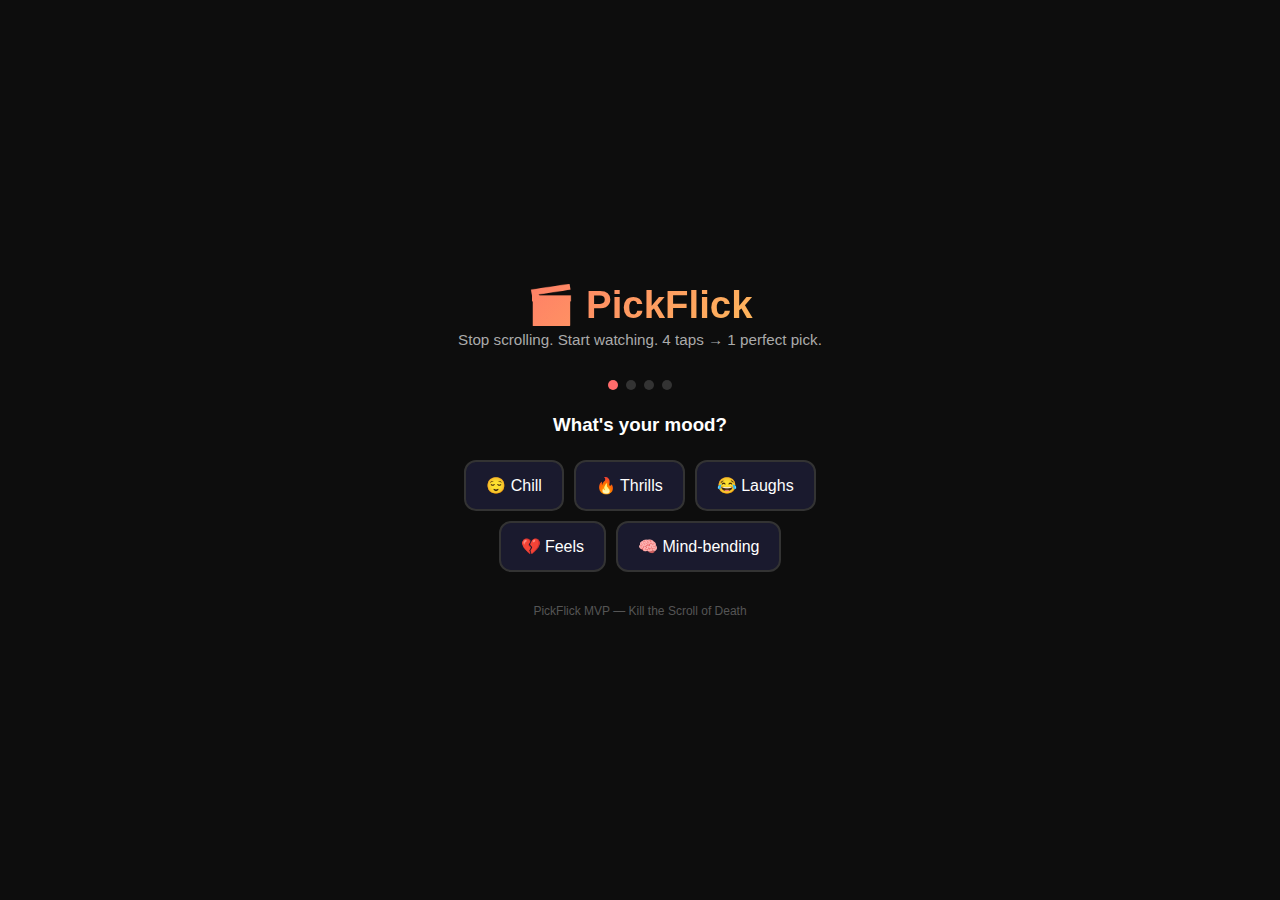
<file: index.html>
<!DOCTYPE html>
<html lang="en">
<head>
<meta charset="UTF-8">
<meta name="viewport" content="width=device-width,initial-scale=1">
<meta http-equiv="Content-Security-Policy" content="default-src 'none'; script-src 'unsafe-inline'; style-src 'unsafe-inline'; img-src 'self' data:; connect-src 'self'; form-action 'none'; frame-ancestors 'none'; base-uri 'self'">
<meta http-equiv="X-Content-Type-Options" content="nosniff">
<meta http-equiv="X-Frame-Options" content="DENY">
<meta name="referrer" content="strict-origin-when-cross-origin">
<meta name="description" content="Stop scrolling streaming services. Pick something to watch in 4 taps. PickFlick matches your mood, subscriptions, time, and vibe to the perfect pick.">
<meta name="keywords" content="what to watch tonight, movie recommendation, streaming decision fatigue, pick a movie, PickFlick, Netflix recommendation, cant decide what to watch">
<meta property="og:title" content="PickFlick — Kill the Scroll">
<meta property="og:description" content="Stop scrolling. Start watching. 4 taps to your perfect pick.">
<meta property="og:type" content="website">
<meta property="og:url" content="https://pickflick.app/">
<meta property="og:image" content="https://pickflick.app/og-image.png">
<meta name="twitter:card" content="summary_large_image">
<meta name="twitter:title" content="PickFlick — Kill the Scroll">
<meta name="twitter:description" content="Stop scrolling. Start watching. 4 taps to your perfect pick.">
<link rel="canonical" href="https://pickflick.app/">
<link rel="manifest" href="/manifest.json">
<title>PickFlick — Kill the Scroll</title>
<style>
*{margin:0;padding:0;box-sizing:border-box}
body{font-family:-apple-system,BlinkMacSystemFont,'Segoe UI',Roboto,sans-serif;background:#0d0d0d;color:#fff;min-height:100vh;display:flex;flex-direction:column;align-items:center;justify-content:center}
.container{max-width:420px;width:90%;text-align:center}
h1{font-size:2.4rem;margin-bottom:.3rem;background:linear-gradient(135deg,#ff6b6b,#feca57);-webkit-background-clip:text;-webkit-text-fill-color:transparent}
.tagline{color:#aaa;margin-bottom:2rem;font-size:.95rem}
.step{display:none;animation:fadeIn .3s ease}
.step.active{display:block}
@keyframes fadeIn{from{opacity:0;transform:translateY(10px)}to{opacity:1;transform:translateY(0)}}
.options{display:flex;flex-wrap:wrap;gap:10px;justify-content:center;margin:1.5rem 0}
.opt{background:#1a1a2e;border:2px solid #333;border-radius:12px;padding:14px 20px;cursor:pointer;font-size:1rem;color:#fff;transition:all .2s}
.opt:hover{border-color:#ff6b6b;background:#16213e}
.opt.selected{border-color:#feca57;background:#1a1a3e}
.result-card{background:linear-gradient(145deg,#1a1a2e,#16213e);border-radius:16px;padding:24px;margin-top:1.5rem;text-align:left;border:1px solid #333}
.result-card h2{font-size:1.4rem;margin-bottom:6px;color:#feca57}
.result-card .genre{color:#aaa;font-size:.85rem;margin-bottom:8px}
.result-card .desc{color:#ccc;font-size:.9rem;line-height:1.4;margin-bottom:12px}
.result-card .meta{display:flex;gap:12px;flex-wrap:wrap;margin-bottom:12px}
.badge{background:#333;padding:4px 10px;border-radius:20px;font-size:.8rem;color:#feca57}
.btn{background:linear-gradient(135deg,#ff6b6b,#ee5a24);color:#fff;border:none;padding:12px 28px;border-radius:10px;font-size:1rem;cursor:pointer;margin:8px 4px;transition:transform .15s}
.btn:hover{transform:scale(1.05)}
.btn.secondary{background:#333}
.progress-dots{display:flex;gap:8px;justify-content:center;margin-bottom:1.5rem}
.dot{width:10px;height:10px;border-radius:50%;background:#333}
.dot.active{background:#ff6b6b}
.dot.done{background:#feca57}
.platform-link{display:inline-block;background:#feca57;color:#0d0d0d;padding:8px 16px;border-radius:8px;text-decoration:none;font-weight:600;font-size:.9rem;margin-top:8px}
.platform-link:hover{opacity:.9}
footer{margin-top:2rem;color:#555;font-size:.75rem}
</style>
</head>
<body>
<div class="container">
<h1>🎬 PickFlick</h1>
<p class="tagline">Stop scrolling. Start watching. 4 taps → 1 perfect pick.</p>

<div class="progress-dots" id="dots">
  <span class="dot active"></span>
  <span class="dot"></span>
  <span class="dot"></span>
  <span class="dot"></span>
</div>

<!-- Step 0: Mood -->
<div class="step active" id="step0">
  <h3>What's your mood?</h3>
  <div class="options">
    <div class="opt" onclick="pick(0,'chill')">😌 Chill</div>
    <div class="opt" onclick="pick(0,'thrills')">🔥 Thrills</div>
    <div class="opt" onclick="pick(0,'laughs')">😂 Laughs</div>
    <div class="opt" onclick="pick(0,'feels')">💔 Feels</div>
    <div class="opt" onclick="pick(0,'mind-bending')">🧠 Mind-bending</div>
  </div>
</div>

<!-- Step 1: Subscriptions -->
<div class="step" id="step1">
  <h3>What do you subscribe to?</h3>
  <p style="color:#888;font-size:.85rem;margin-top:4px">Pick all that apply</p>
  <div class="options" id="sub-options">
    <div class="opt" onclick="toggleSub(this,'Netflix')">📺 Netflix</div>
    <div class="opt" onclick="toggleSub(this,'Disney+')">✨ Disney+</div>
    <div class="opt" onclick="toggleSub(this,'Max')">🎬 Max</div>
    <div class="opt" onclick="toggleSub(this,'Hulu')">💚 Hulu</div>
    <div class="opt" onclick="toggleSub(this,'Prime Video')">📦 Prime Video</div>
    <div class="opt" onclick="toggleSub(this,'Apple TV+')">🍎 Apple TV+</div>
    <div class="opt" onclick="toggleSub(this,'Peacock')">🦚 Peacock</div>
    <div class="opt" onclick="toggleSub(this,'Paramount+')">⛰️ Paramount+</div>
    <div class="opt" onclick="toggleSub(this,'None')">🚫 None</div>
  </div>
  <button class="btn" onclick="confirmSubs()" id="sub-next-btn" style="opacity:.4;pointer-events:none;margin-top:8px">Next →</button>
</div>

<!-- Step 2: Time -->
<div class="step" id="step2">
  <h3>How much time do you have?</h3>
  <div class="options">
    <div class="opt" onclick="pick(2,'short')">⚡ Under 90 min</div>
    <div class="opt" onclick="pick(2,'medium')">🍿 90–120 min</div>
    <div class="opt" onclick="pick(2,'long')">🎬 2+ hours / series</div>
  </div>
</div>

<!-- Step 3: Who -->
<div class="step" id="step3">
  <h3>Who's watching?</h3>
  <div class="options">
    <div class="opt" onclick="pick(3,'solo')">🧑 Solo</div>
    <div class="opt" onclick="pick(3,'date')">💑 Date night</div>
    <div class="opt" onclick="pick(3,'family')">👨‍👩‍👧‍👦 Family</div>
    <div class="opt" onclick="pick(3,'friends')">🍻 Friends</div>
  </div>
</div>

<!-- Result -->
<div class="step" id="result"></div>

<footer>PickFlick MVP — Kill the Scroll of Death</footer>
</div>

<script>
const db=[
{title:"The Grand Budapest Hotel",genre:"Comedy/Drama",desc:"A quirky concierge and his protégé navigate a stolen painting, a family fortune, and a changing Europe.",mood:["laughs","chill"],time:["medium"],who:["solo","date","friends"],rating:"8.1",platform:"Disney+",year:2014},
{title:"Inception",genre:"Sci-Fi/Thriller",desc:"A thief who steals secrets through dream-sharing is given the inverse task of planting an idea.",mood:["thrills","mind-bending"],time:["long"],who:["solo","friends"],rating:"8.8",platform:"Netflix",year:2010},
{title:"The Office (US)",genre:"Comedy/Series",desc:"A mockumentary on a group of typical office workers, where the weights of the day are measured in laughter.",mood:["laughs","chill"],time:["short","long"],who:["solo","friends","family"],rating:"9.0",platform:"Peacock",year:2005},
{title:"Interstellar",genre:"Sci-Fi/Drama",desc:"A team of explorers travel through a wormhole in space to ensure humanity's survival.",mood:["feels","mind-bending","thrills"],time:["long"],who:["solo","date"],rating:"8.7",platform:"Paramount+",year:2014},
{title:"Knives Out",genre:"Mystery/Comedy",desc:"A detective investigates the death of a patriarch of an eccentric, combative family.",mood:["thrills","laughs"],time:["medium"],who:["date","friends","family"],rating:"7.9",platform:"Prime Video",year:2019},
{title:"Soul",genre:"Animation/Drama",desc:"A musician who has lost his passion for music finds it again with help from a new soul learning about herself.",mood:["feels","chill"],time:["short"],who:["solo","family","date"],rating:"8.0",platform:"Disney+",year:2020},
{title:"Parasite",genre:"Thriller/Drama",desc:"Greed and class discrimination threaten the symbiotic relationship between the wealthy Park family and the destitute Kim clan.",mood:["thrills","mind-bending"],time:["medium"],who:["solo","friends"],rating:"8.5",platform:"Hulu",year:2019},
{title:"Ted Lasso",genre:"Comedy/Series",desc:"An American football coach is hired to manage a British soccer team despite having no experience.",mood:["laughs","feels","chill"],time:["short","long"],who:["solo","family","date","friends"],rating:"8.8",platform:"Apple TV+",year:2020},
{title:"Everything Everywhere All at Once",genre:"Sci-Fi/Comedy",desc:"A Chinese-American woman is swept up in a mind-bending adventure across multiple universes.",mood:["mind-bending","laughs","feels"],time:["medium"],who:["solo","date","friends"],rating:"7.8",platform:"Prime Video",year:2022},
{title:"The Shawshank Redemption",genre:"Drama",desc:"Two imprisoned men bond over a number of years, finding solace and eventual redemption.",mood:["feels"],time:["medium"],who:["solo"],rating:"9.3",platform:"Max",year:1994},
{title:"Stranger Things",genre:"Sci-Fi/Horror/Series",desc:"When a young boy disappears, his friends, family and police uncover a series of supernatural mysteries.",mood:["thrills"],time:["long"],who:["friends","solo"],rating:"8.7",platform:"Netflix",year:2016},
{title:"The Menu",genre:"Thriller/Comedy",desc:"A young couple travels to a remote island to eat at an exclusive restaurant with a celebrity chef.",mood:["thrills","laughs","mind-bending"],time:["short"],who:["date","friends"],rating:"7.2",platform:"Max",year:2022},
{title:"Coco",genre:"Animation/Family",desc:"A boy journeys to the Land of the Dead to find his musician great-great-grandfather.",mood:["feels","chill"],time:["short"],who:["family","solo","date"],rating:"8.4",platform:"Disney+",year:2017},
{title:"John Wick",genre:"Action/Thriller",desc:"An ex-hit-man comes out of retirement to track down the gangsters that killed his dog.",mood:["thrills"],time:["short"],who:["solo","friends"],rating:"7.4",platform:"Peacock",year:2014},
{title:"Fleabag",genre:"Comedy/Drama/Series",desc:"A dry-witted woman navigates life in London while trying to cope with a personal tragedy.",mood:["laughs","feels"],time:["short"],who:["solo","date"],rating:"8.7",platform:"Prime Video",year:2016},
{title:"Dune",genre:"Sci-Fi/Epic",desc:"A noble family becomes embroiled in a war for control over a desert planet with a valuable resource.",mood:["thrills","mind-bending"],time:["long"],who:["solo","friends"],rating:"8.0",platform:"Max",year:2021},
{title:"The Bear",genre:"Drama/Series",desc:"A young chef returns to Chicago to run his family's sandwich shop after a death in the family.",mood:["feels","thrills"],time:["short","long"],who:["solo","date"],rating:"8.6",platform:"Hulu",year:2022},
{title:"My Neighbor Totoro",genre:"Animation/Family",desc:"Two young girls move to the countryside with their father and discover magical forest creatures.",mood:["chill","feels"],time:["short"],who:["family","solo"],rating:"8.1",platform:"Max",year:1988},
{title:"Get Out",genre:"Horror/Thriller",desc:"A young African-American visits his white girlfriend's parents for the weekend, uncovering a disturbing secret.",mood:["thrills","mind-bending"],time:["short"],who:["solo","date","friends"],rating:"7.7",platform:"Netflix",year:2017},
{title:"Schitt's Creek",genre:"Comedy/Series",desc:"A wealthy family suddenly finds themselves broke and living in a small town they once bought as a joke.",mood:["laughs","chill","feels"],time:["short","long"],who:["solo","family","date","friends"],rating:"8.5",platform:"Netflix",year:2015},
{title:"Arrival",genre:"Sci-Fi/Drama",desc:"A linguist is recruited by the military to communicate with alien lifeforms after twelve spacecraft appear.",mood:["mind-bending","feels"],time:["medium"],who:["solo","date"],rating:"7.9",platform:"Paramount+",year:2016},
{title:"Spider-Man: Into the Spider-Verse",genre:"Animation/Action",desc:"Teen Miles Morales becomes the Spider-Man of his reality and crosses paths with counterparts from other dimensions.",mood:["thrills","laughs"],time:["medium"],who:["family","friends","solo"],rating:"8.4",platform:"Netflix",year:2018},
{title:"The Social Network",genre:"Drama/Biography",desc:"The story of the founding of Facebook and the resulting lawsuits.",mood:["mind-bending","thrills"],time:["medium"],who:["solo","friends"],rating:"7.8",platform:"Netflix",year:2010},
{title:"Succession",genre:"Drama/Series",desc:"The Roy family controls one of the biggest media conglomerates. As patriarch Logan Roy ages, his children vie for power.",mood:["thrills","mind-bending"],time:["long"],who:["solo","date"],rating:"8.8",platform:"Max",year:2018},
{title:"Spirited Away",genre:"Animation/Fantasy",desc:"A young girl wanders into a world of spirits and must find a way to free herself and her parents.",mood:["feels","chill","mind-bending"],time:["medium"],who:["solo","family"],rating:"8.6",platform:"Max",year:2001},
{title:"Glass Onion",genre:"Mystery/Comedy",desc:"Detective Blanc investigates a tech billionaire's murder mystery party on his private island.",mood:["laughs","thrills"],time:["medium"],who:["date","friends","family"],rating:"7.1",platform:"Netflix",year:2022},
{title:"Oppenheimer",genre:"Biography/Drama",desc:"The story of the American scientist who led the development of the atomic bomb.",mood:["mind-bending","feels","thrills"],time:["long"],who:["solo"],rating:"8.3",platform:"Peacock",year:2023},
{title:"Abbott Elementary",genre:"Comedy/Series",desc:"A group of teachers in an underfunded public school in Philadelphia are determined to help students succeed.",mood:["laughs","chill","feels"],time:["short"],who:["solo","family","friends"],rating:"8.2",platform:"Max",year:2021},
{title:"The Banshees of Inisherin",genre:"Drama/Comedy",desc:"Two lifelong friends on a remote Irish island find their relationship challenged when one abruptly ends their friendship.",mood:["feels","mind-bending"],time:["medium"],who:["solo","date"],rating:"7.7",platform:"Max",year:2022},
{title:"Encanto",genre:"Animation/Family/Musical",desc:"A Colombian teenage girl struggles with being the only member of her magical family without powers.",mood:["chill","feels","laughs"],time:["short"],who:["family","solo"],rating:"7.2",platform:"Disney+",year:2021},
{title:"Top Gun: Maverick",genre:"Action/Drama",desc:"After more than 30 years of service, Maverick is called to train a group of Top Gun graduates.",mood:["thrills","feels"],time:["medium"],who:["solo","friends","family"],rating:"8.2",platform:"Paramount+",year:2022},
{title:"Severance",genre:"Sci-Fi/Thriller/Series",desc:"Employees agree to a surgical procedure that separates their work memories from their personal memories.",mood:["mind-bending","thrills"],time:["long"],who:["solo","date"],rating:"8.7",platform:"Apple TV+",year:2022},
{title:"Paddington 2",genre:"Comedy/Family",desc:"Paddington, now settled with the Brown family, picks up a series of odd jobs to buy a birthday gift.",mood:["chill","laughs","feels"],time:["short"],who:["family","solo","date"],rating:"7.8",platform:"Netflix",year:2017},
{title:"The White Lotus",genre:"Drama/Comedy/Series",desc:"Follow the exploits of various guests and employees at an exclusive tropical resort.",mood:["thrills","laughs","mind-bending"],time:["long"],who:["solo","date","friends"],rating:"7.6",platform:"Max",year:2021},
{title:"Minari",genre:"Drama",desc:"A Korean family starts a farm in 1980s Arkansas, chasing the American Dream.",mood:["feels","chill"],time:["medium"],who:["solo","date","family"],rating:"7.5",platform:"Prime Video",year:2020},
{title:"Baby Driver",genre:"Action/Music",desc:"A young getaway driver relies on the beat of his personal soundtrack to be the best in the game.",mood:["thrills","laughs"],time:["short"],who:["solo","friends","date"],rating:"7.6",platform:"Netflix",year:2017},
{title:"Bluey",genre:"Animation/Family/Series",desc:"The adventures of Bluey, a lovable Blue Heeler pup who lives with her family.",mood:["chill","laughs"],time:["short"],who:["family"],rating:"9.4",platform:"Disney+",year:2018},
{title:"The Batman",genre:"Action/Crime",desc:"Batman ventures into Gotham's underworld when a killer targets the city's elite.",mood:["thrills"],time:["long"],who:["solo","friends"],rating:"7.8",platform:"Max",year:2022},
{title:"Past Lives",genre:"Drama/Romance",desc:"Two childhood friends reconnect decades later in New York, navigating love, fate, and identity.",mood:["feels","chill"],time:["medium"],who:["solo","date"],rating:"7.8",platform:"Paramount+",year:2023},
{title:"Beef",genre:"Comedy/Drama/Series",desc:"Two strangers get into a road rage incident that spirals into a feud affecting every part of their lives.",mood:["thrills","laughs","feels"],time:["long"],who:["solo","date","friends"],rating:"8.0",platform:"Netflix",year:2023}
];
let answers={};let pickIdx=0;let matches=[];let userSubs=[];
function toggleSub(el,name){
  // "None" is exclusive — deselect everything else when picked, and vice versa
  const allOpts=document.querySelectorAll('#sub-options .opt');
  if(name==='None'){
    allOpts.forEach(o=>{if(o!==el)o.classList.remove('selected')});
    userSubs=['None'];
    el.classList.add('selected');
  }else{
    // Deselect "None" if another platform is picked
    allOpts.forEach(o=>{if(o.textContent.includes('None'))o.classList.remove('selected')});
    userSubs=userSubs.filter(s=>s!=='None');
    if(el.classList.contains('selected')){el.classList.remove('selected');userSubs=userSubs.filter(s=>s!==name)}
    else{el.classList.add('selected');userSubs.push(name)}
  }
  const btn=document.getElementById('sub-next-btn');
  if(userSubs.length){btn.style.opacity='1';btn.style.pointerEvents='auto'}
  else{btn.style.opacity='.4';btn.style.pointerEvents='none'}
}
function confirmSubs(){
  if(!userSubs.length)return;
  answers.subs=[...userSubs];
  document.getElementById('step1').classList.remove('active');
  document.getElementById('step2').classList.add('active');
  const dots=document.querySelectorAll('.dot');
  dots[1].classList.remove('active');dots[1].classList.add('done');
  dots[2].classList.add('active');
}
function pick(step,val){
  if(step===0)answers.mood=val;
  if(step===2)answers.time=val;
  if(step===3){answers.who=val;showResult();return}
  document.getElementById('step'+step).classList.remove('active');
  document.getElementById('step'+(step+1)).classList.add('active');
  const dots=document.querySelectorAll('.dot');
  dots[step].classList.remove('active');dots[step].classList.add('done');
  dots[step+1].classList.add('active');
}
function showResult(){
  document.getElementById('step3').classList.remove('active');
  const dots=document.querySelectorAll('.dot');
  dots[3].classList.remove('active');dots[3].classList.add('done');
  // If "None" selected, skip platform filtering — show everything
  const skipFilter=answers.subs.includes('None');
  const available=skipFilter?db:db.filter(m=>answers.subs.includes(m.platform));
  matches=available.filter(m=>m.mood.includes(answers.mood)&&m.time.includes(answers.time)&&m.who.includes(answers.who));
  if(!matches.length)matches=available.filter(m=>m.mood.includes(answers.mood)&&m.who.includes(answers.who));
  if(!matches.length)matches=available.filter(m=>m.mood.includes(answers.mood));
  if(!matches.length)matches=available.slice(0,3);
  if(!matches.length){document.getElementById('result').classList.add('active');document.getElementById('result').innerHTML='<div class="result-card"><h2>No matches 😔</h2><div class="desc">We couldn\'t find a title on your platforms for that combo. Try different options!</div></div><button class="btn" onclick="restart()">↩ Start over</button>';return}
  matches.sort(()=>Math.random()-.5);
  pickIdx=0;
  renderPick();
}
function renderPick(){
  const m=matches[pickIdx%matches.length];
  const searchUrl='https://www.google.com/search?q=watch+'+encodeURIComponent(m.title)+'+'+encodeURIComponent(m.platform);
  document.getElementById('result').classList.add('active');
  document.getElementById('result').innerHTML=`
    <div class="result-card">
      <h2>${m.title} (${m.year})</h2>
      <div class="genre">${m.genre}</div>
      <div class="desc">${m.desc}</div>
      <div class="meta">
        <span class="badge">⭐ ${m.rating}</span>
        <span class="badge">📺 ${m.platform}</span>
      </div>
      <a class="platform-link" href="${searchUrl}" target="_blank">▶ Watch on ${m.platform}</a>
    </div>
    <div style="margin-top:16px">
      <button class="btn secondary" onclick="nextPick()">🔄 Show me another</button>
      <button class="btn" onclick="restart()">↩ Start over</button>
    </div>
    <p style="color:#555;font-size:.8rem;margin-top:12px">Pick ${Math.min(pickIdx+1,3)} of 3</p>`;
}
function nextPick(){if(pickIdx<2){pickIdx++;renderPick()}else{document.getElementById('result').innerHTML='<div class="result-card"><h2>That\'s your 3!</h2><div class="desc">Still can\'t decide? Start over with a different mood.</div></div><button class="btn" onclick="restart()">↩ Start over</button>'}}
function restart(){answers={};pickIdx=0;matches=[];userSubs=[];document.querySelectorAll('.step').forEach(s=>s.classList.remove('active'));document.getElementById('step0').classList.add('active');document.querySelectorAll('#sub-options .opt').forEach(o=>o.classList.remove('selected'));document.getElementById('sub-next-btn').style.opacity='.4';document.getElementById('sub-next-btn').style.pointerEvents='none';const dots=document.querySelectorAll('.dot');dots.forEach(d=>{d.classList.remove('done','active')});dots[0].classList.add('active')}
</script>
</body>
</html>
</file>
